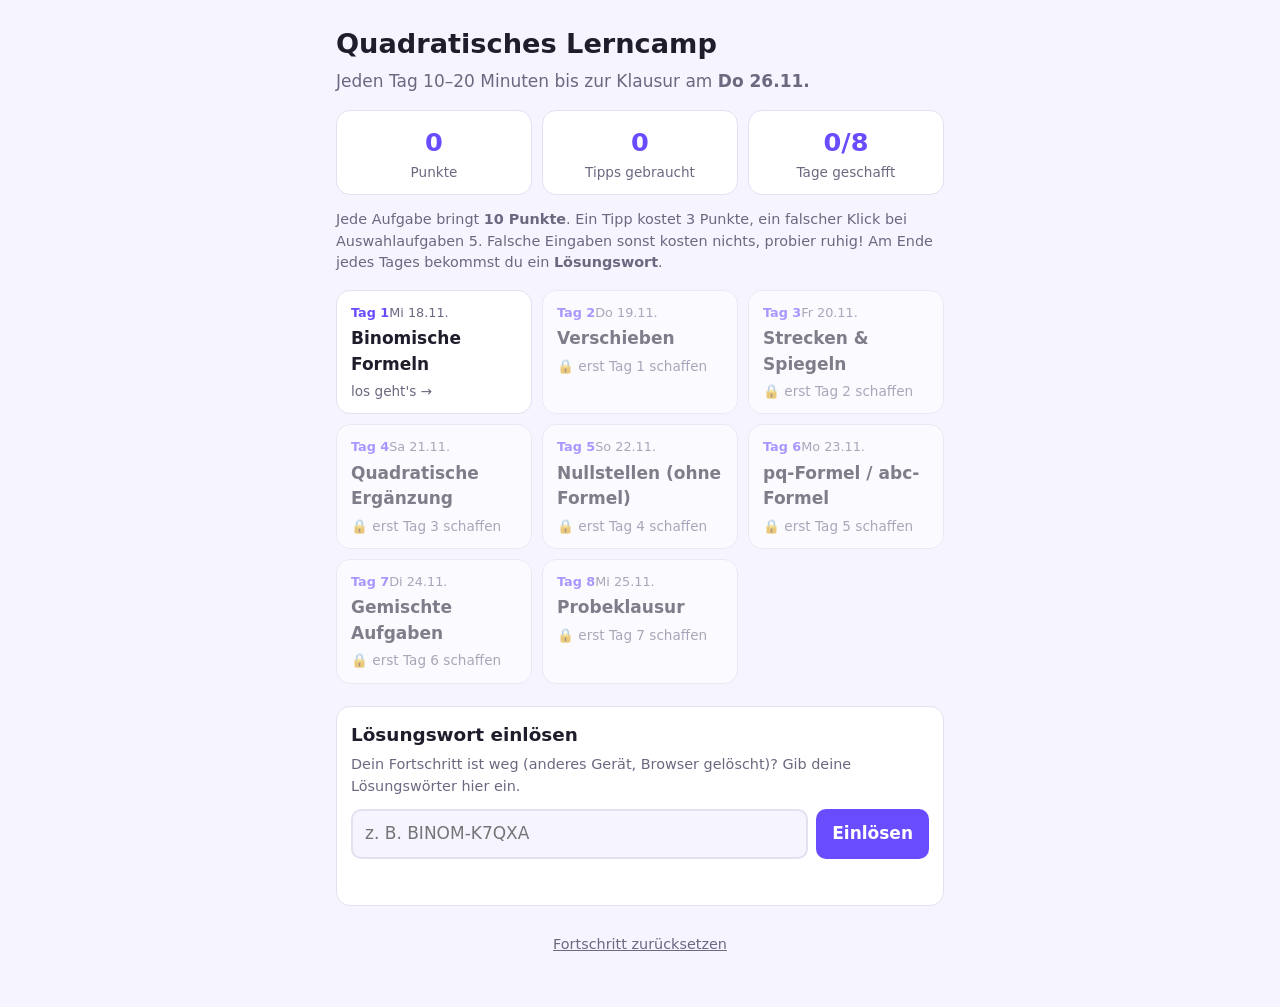
<file: index.html>
<!doctype html>
<html lang="de">
<head>
  <meta charset="utf-8">
  <meta name="viewport" content="width=device-width, initial-scale=1">
  <title>Quadratisches Lerncamp</title>
  <link rel="stylesheet" href="style.css">
</head>
<body>
  <main id="app"></main>
  <script src="aufgaben.js"></script>
  <script src="code.js"></script>
  <script src="app.js"></script>
</body>
</html>
</file>
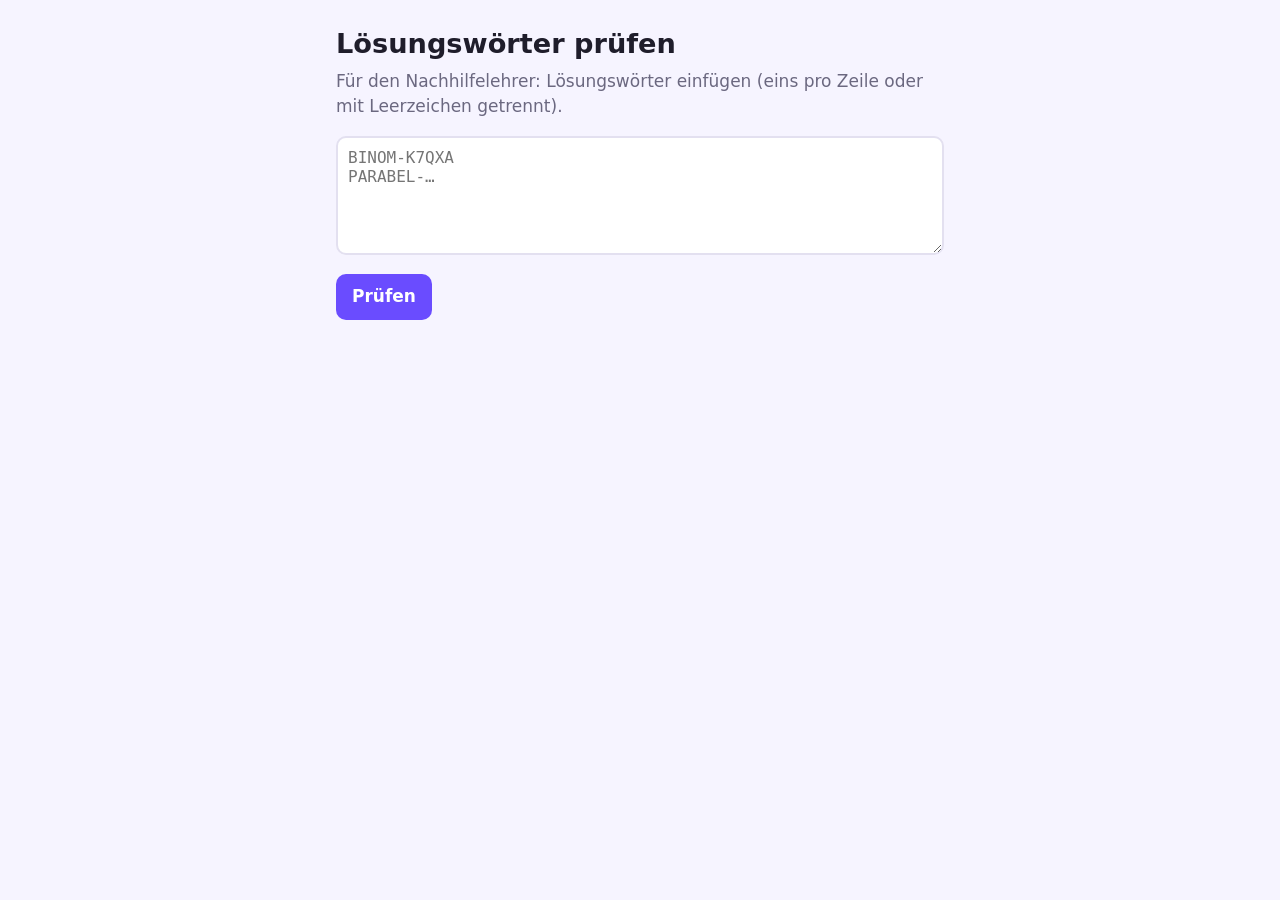
<file: pruefen.html>
<!doctype html>
<html lang="de">
<head>
  <meta charset="utf-8">
  <meta name="viewport" content="width=device-width, initial-scale=1">
  <title>Lösungswörter prüfen</title>
  <link rel="stylesheet" href="style.css">
</head>
<body>
  <main id="app">
    <h1>Lösungswörter prüfen</h1>
    <p class="sub">Für den Nachhilfelehrer: Lösungswörter einfügen (eins pro Zeile oder mit Leerzeichen getrennt).</p>
    <textarea id="eingabe" rows="5" placeholder="BINOM-K7QXA&#10;PARABEL-…"></textarea>
    <div class="reihe"><button class="knopf" id="los">Prüfen</button></div>
    <table id="tabelle" hidden>
      <thead><tr><th>Wort</th><th>Tag</th><th>Punkte</th><th>Tipps</th></tr></thead>
      <tbody></tbody>
    </table>
    <p id="summe" class="meldung"></p>
  </main>
  <script src="aufgaben.js"></script>
  <script src="code.js"></script>
  <script>
    document.getElementById("los").addEventListener("click", () => {
      const woerter = document.getElementById("eingabe").value.split(/[\s,;]+/).filter(Boolean);
      const body = document.querySelector("#tabelle tbody");
      body.innerHTML = "";
      let p = 0, t = 0, n = 0;
      for (const w of woerter) {
        const d = lcDecode(w);
        const tr = document.createElement("tr");
        const zelle = (txt, kl) => { const td = document.createElement("td"); td.textContent = txt; if (kl) td.className = kl; tr.appendChild(td); };
        zelle(w.toUpperCase());
        if (!d) { zelle("ungültig", "falsch"); zelle("–"); zelle("–"); }
        else {
          const tag = TAGE[d.tag - 1];
          zelle(`Tag ${d.tag} · ${tag.titel} (${tag.datum})`);
          zelle(`${d.punkte} / ${tag.aufgaben.length * 10}`, "richtig");
          zelle(String(d.tipps));
          p += d.punkte; t += d.tipps; n++;
        }
        body.appendChild(tr);
      }
      document.getElementById("tabelle").hidden = woerter.length === 0;
      document.getElementById("summe").textContent = n ? `Gültig: ${n} Wörter · zusammen ${p} Punkte, ${t} Tipps` : "";
    });
  </script>
</body>
</html>
</file>
<file: style.css>
:root {
  --bg: #f6f4ff;
  --karte: #ffffff;
  --text: #1f1d2b;
  --leise: #6b6880;
  --akzent: #6a4cff;
  --akzent-hell: #ece8ff;
  --gruen: #1f9d55;
  --gruen-hell: #e3f6ea;
  --rot: #d64545;
  --gelb: #b7791f;
  --gelb-hell: #fff6e0;
  --rand: #e3e0f0;
}
@media (prefers-color-scheme: dark) {
  :root {
    --bg: #15141c; --karte: #211f2b; --text: #ecebf3; --leise: #a19eb5;
    --akzent: #9b87ff; --akzent-hell: #2c2840; --gruen: #4ccb83; --gruen-hell: #1d3328;
    --rot: #ff7b7b; --gelb: #f0b85a; --gelb-hell: #3a3020; --rand: #34313f;
  }
}
* { box-sizing: border-box; }
body {
  margin: 0; background: var(--bg); color: var(--text);
  font: 17px/1.5 system-ui, -apple-system, "Segoe UI", sans-serif;
}
#app { max-width: 640px; margin: 0 auto; padding: 16px 16px 48px; }
h1 { margin: 8px 0 0; font-size: 1.7rem; }
h2 { margin: 0 0 6px; font-size: 1.15rem; }
.sub { margin: 4px 0 16px; color: var(--leise); }

.stats { display: grid; grid-template-columns: repeat(3, 1fr); gap: 10px; margin-bottom: 14px; }
.stat { background: var(--karte); border: 1px solid var(--rand); border-radius: 14px; padding: 12px; text-align: center; font-size: .85rem; color: var(--leise); }
.stat .zahl { display: block; font-size: 1.6rem; font-weight: 700; color: var(--akzent); }
.regeln { font-size: .9rem; color: var(--leise); margin-bottom: 16px; }

.tage { display: grid; grid-template-columns: repeat(auto-fill, minmax(180px, 1fr)); gap: 10px; }
.karte {
  display: flex; flex-direction: column; gap: 4px; text-align: left;
  background: var(--karte); border: 1px solid var(--rand); border-radius: 14px; padding: 12px 14px;
  font: inherit; color: inherit; cursor: pointer; transition: transform .1s, border-color .1s;
}
.karte:hover:not(:disabled) { transform: translateY(-2px); border-color: var(--akzent); }
.karte:disabled { opacity: .55; cursor: default; }
.karte.fertig { background: var(--gruen-hell); border-color: transparent; }
.karte-kopf { display: flex; justify-content: space-between; font-size: .8rem; color: var(--leise); }
.tagnr { font-weight: 700; color: var(--akzent); }
.karte-titel { font-weight: 650; }
.karte-status { font-size: .85rem; color: var(--leise); }
.karte.fertig .karte-status { color: var(--gruen); font-weight: 600; }

.box { margin-top: 22px; background: var(--karte); border: 1px solid var(--rand); border-radius: 14px; padding: 14px; }
.box p { margin: 0 0 10px; font-size: .9rem; color: var(--leise); }
footer { margin-top: 24px; text-align: center; }

.reihe { display: flex; gap: 8px; flex-wrap: wrap; margin-top: 12px; }
.reihe.mitte { justify-content: center; }
input {
  font: inherit; color: var(--text); background: var(--bg);
  border: 2px solid var(--rand); border-radius: 10px; padding: 10px 12px; min-width: 0;
}
input:focus { outline: none; border-color: var(--akzent); }
.reihe input { flex: 1; }
input.gross { width: 100%; font-size: 1.2rem; font-family: ui-monospace, Menlo, monospace; }
input.klein { width: 5.5em; text-align: center; font-size: 1.15rem; }
.punkt-eingabe { font-size: 1.3rem; display: flex; align-items: center; gap: 6px; flex-wrap: wrap; }

.knopf {
  font: inherit; font-weight: 600; border: none; border-radius: 10px; padding: 10px 16px;
  background: var(--akzent); color: #fff; cursor: pointer;
}
.knopf.zweit { background: var(--akzent-hell); color: var(--akzent); }
.knopf:active { transform: scale(.97); }
.link { background: none; border: none; color: var(--leise); font: inherit; font-size: .9rem; cursor: pointer; text-decoration: underline; padding: 4px; }

.tasten { display: flex; gap: 6px; flex-wrap: wrap; margin-top: 8px; }
.taste {
  font: inherit; min-width: 44px; padding: 6px 10px; border-radius: 8px;
  border: 1px solid var(--rand); background: var(--karte); color: var(--text); cursor: pointer;
}

.leiste { display: flex; justify-content: space-between; align-items: center; gap: 8px; font-size: .9rem; color: var(--leise); margin-bottom: 10px; }
.dots { display: flex; gap: 6px; margin-bottom: 12px; }
.dot {
  width: 34px; height: 34px; border-radius: 50%; border: 2px solid var(--rand);
  background: var(--karte); color: var(--leise); font: inherit; font-size: .85rem; cursor: pointer;
}
.dot:disabled { cursor: default; opacity: .6; }
.dot.ok { background: var(--gruen); border-color: var(--gruen); color: #fff; }
.dot.aktiv { border-color: var(--akzent); color: var(--akzent); font-weight: 700; }
.dot.ok.aktiv { color: #fff; box-shadow: 0 0 0 3px var(--akzent-hell); }

.intro { background: var(--akzent-hell); border-radius: 12px; padding: 10px 14px; margin-bottom: 12px; font-size: .92rem; }
.intro summary { cursor: pointer; font-weight: 600; color: var(--akzent); }
.intro p { margin: 8px 0 2px; }

.aufgabe { background: var(--karte); border: 1px solid var(--rand); border-radius: 16px; padding: 18px; }
.nr { font-size: .8rem; color: var(--leise); text-transform: uppercase; letter-spacing: .04em; }
.frage { font-size: 1.15rem; margin: 6px 0 14px; }
.frage b { font-size: 1.3rem; display: inline-block; margin-top: 4px; }

.optionen { display: grid; gap: 8px; }
.option {
  font: inherit; text-align: left; padding: 12px 14px; border-radius: 10px;
  border: 2px solid var(--rand); background: var(--bg); color: var(--text); cursor: pointer;
}
.option:hover:not(:disabled) { border-color: var(--akzent); }
.option.falsch-opt { border-color: var(--rot); opacity: .5; text-decoration: line-through; }

.meldung { min-height: 1.5em; margin-top: 10px; }
.falsch { color: var(--rot); font-weight: 600; }
.fast { color: var(--gelb); font-weight: 600; }
.richtig { color: var(--gruen); font-weight: 600; }
.wackel { animation: wackel .3s; }
@keyframes wackel { 25% { transform: translateX(-5px); } 75% { transform: translateX(5px); } }

.tipp { background: var(--gelb-hell); border-left: 4px solid var(--gelb); border-radius: 8px; padding: 8px 12px; margin-top: 8px; font-size: .95rem; }
.erfolg { background: var(--gruen-hell); color: var(--gruen); font-weight: 700; border-radius: 10px; padding: 10px 14px; font-size: 1.1rem; }
.erfolg.neutral { background: var(--akzent-hell); color: var(--akzent); }
.loesung { margin-top: 10px; padding: 10px 14px; border-radius: 10px; background: var(--bg); }

.fertig-box { text-align: center; }
.gross-emoji { font-size: 3rem; }
.code {
  display: inline-block; font: 700 1.6rem ui-monospace, Menlo, monospace; letter-spacing: .08em;
  background: var(--akzent-hell); color: var(--akzent); padding: 12px 20px; border-radius: 12px; user-select: all;
}
.klein-text { font-size: .9rem; color: var(--leise); }
.naechster { margin-top: 16px; }

table { width: 100%; border-collapse: collapse; margin-top: 14px; background: var(--karte); border-radius: 12px; overflow: hidden; }
th, td { padding: 8px 10px; border-bottom: 1px solid var(--rand); text-align: left; font-size: .95rem; }
textarea { width: 100%; font: 1rem ui-monospace, Menlo, monospace; color: var(--text); background: var(--karte); border: 2px solid var(--rand); border-radius: 10px; padding: 10px; }
</file>
